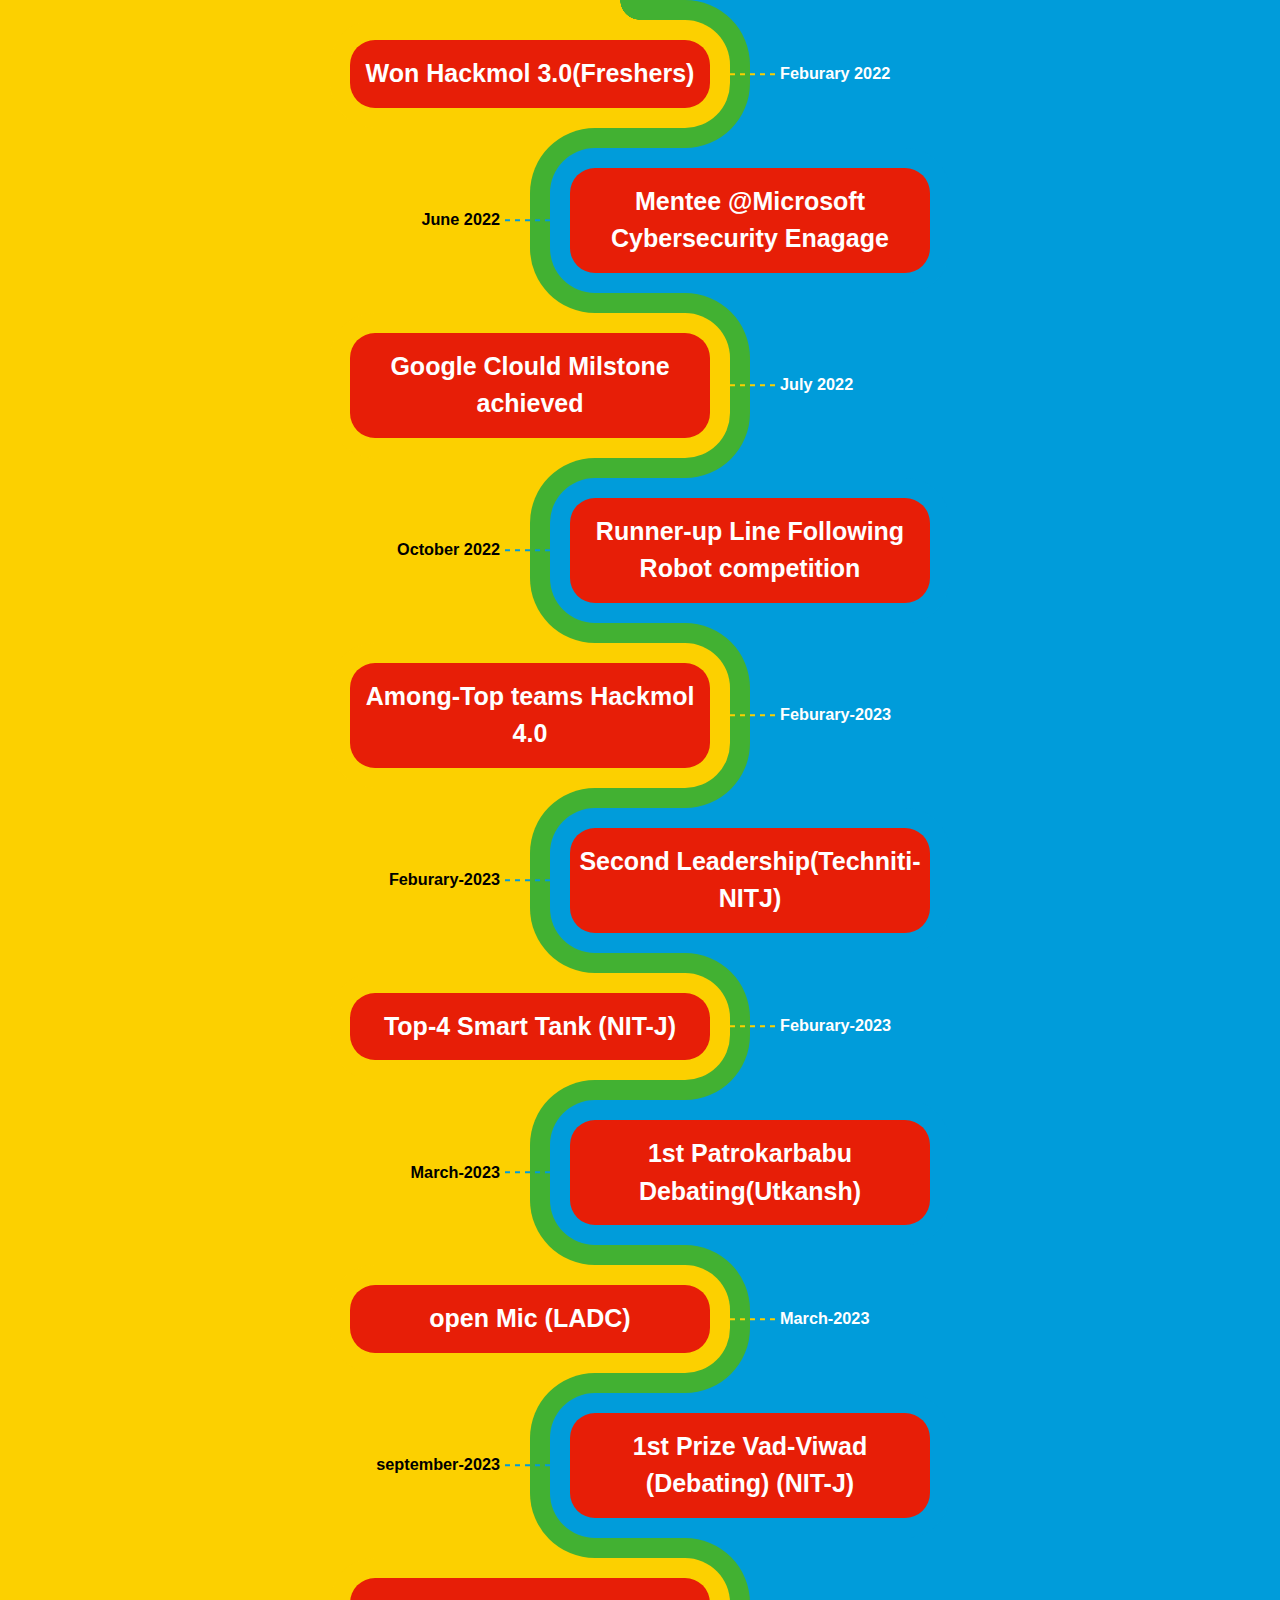
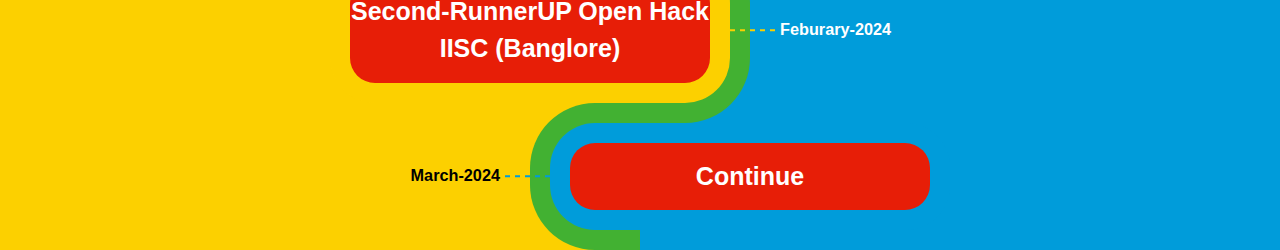
<file: Timeline.html>
<!DOCTYPE html>
<html lang="en">
<head>
    <meta charset="UTF-8">
    <meta name="viewport" content="width=device-width, initial-scale=1.0">
    <title>Document</title>
    <link rel="stylesheet" href="timeline.css">
</head>
<body>
    <h1>Super Mario Timeline</h1>
<p>Initial launch dates of games in the Super Mario series. </p>
<ul class="timeline">
	<li><time datetime="2022-02">Feburary 2022</time>Won Hackmol 3.0(Freshers)</li>
	<li><time datetime="1986-06">June 2022</time>Mentee @Microsoft Cybersecurity Enagage</li>
	<li><time datetime="1988-10">July 2022</time>Google Clould Milstone achieved</li>
	<li><time datetime="1988-10">October 2022</time>Runner-up Line Following Robot competition</li>
	<li><time datetime="1989-04">Feburary-2023</time>Among-Top teams Hackmol 4.0</li>
	<li><time datetime="1990-11">Feburary-2023</time>Second Leadership(Techniti-NITJ)</li>
	<li><time datetime="1992-10">Feburary-2023</time>Top-4 Smart Tank (NIT-J)</li>
	<li><time datetime="1995-08">March-2023</time>1st Patrokarbabu <br>Debating(Utkansh)</li>
	<li><time datetime="1996-06">March-2023</time>open Mic (LADC)</li>
	<li><time datetime="2002-07">september-2023</time>1st Prize Vad-Viwad (Debating) (NIT-J)</li>
	<li><time datetime="2006-05">Feburary-2024</time>Second-RunnerUP Open Hack <Br>IISC (Banglore)</li>
	<li><time datetime="2007-11">March-2024</time>Continue</li>
	<!-- <li><time datetime="2009-11">November 2009</time>New Super Mario Bros. Wii</li>
	<li><time datetime="2010-05">May 2010</time>Super Mario Galaxy 2</li>
	<li><time datetime="2011-11">November 2011</time>Super Mario 3D Land</li>
	<li><time datetime="2012-07">July 2012</time>New Super Mario Bros 2</li>
	<li><time datetime="2012-11">November 2012</time>New Super Mario Bros. U</li>
	<li><time datetime="2013-11">November 2013</time>Super Mario 3D World</li>
	<li><time datetime="2015-09">September 2015</time>Super Mario Maker</li>
	<li><time datetime="2016-12">December 2016</time>Super Mario Run</li>
	<li><time datetime="2017-10">October 2017</time>Super Mario Odyssey</li>
	<li><time datetime="2019-06">June 2019</time>Super Mario Maker 2</li>
	<li><time datetime="2021-02">February 2021</time>Super Mario 3D World + Bowser's Fury</li> -->
</ul>
</body>
</html>
</file>
<file: timeline.css>
ul {
	list-style: none;
	padding: 0;
	margin: 0;
	display: grid;
	grid-template-columns: repeat(3, 220px);
	justify-content: center;
}
li {
	grid-column: span 2;
	text-align: center;
	border-radius: 65px;
	color: #fff;
	font-weight: bold;
	font-size: 25px;
	line-height: 1.5em;
	font-family: sans-serif;
	position: relative;
	padding: 20px;
	border: 20px solid #0000;
	background: linear-gradient(#e71e07 0 0) content-box,
		linear-gradient(var(--c, #fcd000) 0 0) padding-box,
		linear-gradient(var(--d, 90deg), #0000 75%, #42b132 0) border-box;
}
li:nth-child(even) {
	grid-column-end: -1;
	--d: -90deg;
	--c: #009cda;
}
li:not(:last-child) {
	margin-bottom: -20px;
}
li:before,
li:after {
	content: "";
	display: block;
	height: 0.6em;
}

time {
	position: absolute;
	font-size: 0.65em;
	left: calc(100% + 50px);
	top: 50%;
	transform: translateY(-50%);
	white-space: nowrap;
}
li:nth-child(even) time {
	left: auto;
	color: #000;
	right: calc(100% + 50px);
}
time:before {
	content: "";
	position: absolute;
	height: 10px;
	top: calc(50% - 5px);
	right: calc(100% + 5px);
	width: 65px;
	background: repeating-linear-gradient(-90deg, #fcd000 0 5px, #0000 0 10px) 50%/100%
		2px no-repeat;
}
li:nth-child(even) time:before {
	right: auto;
	left: calc(100% + 5px);
	background: repeating-linear-gradient(90deg, #009cda 0 5px, #0000 0 10px) 50%/100%
		2px no-repeat;
}

h1,
p {
	display: none;
}

html {
	background: 
		radial-gradient(farthest-side at top right, #42b132 98%, #0000)
			calc(50% - 10px) 0/20px 20px no-repeat,
		radial-gradient(farthest-side at bottom right, #42b132 98%, #0000)
			calc(50% - 10px) 100%/20px 20px no-repeat,
		linear-gradient(90deg, #fcd000 50%, #009cda 0);
}

body {
	margin: 0;
}
</file>
